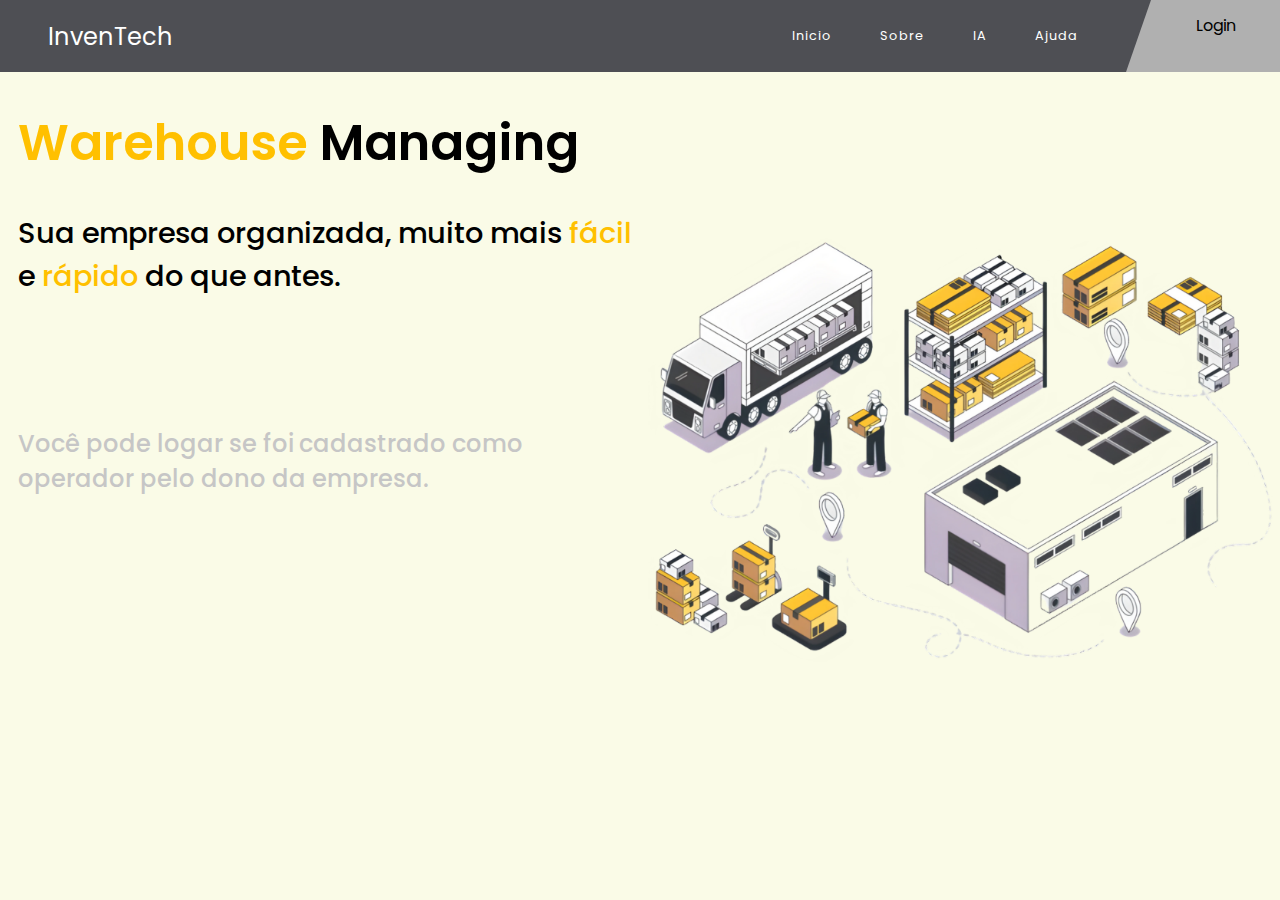
<file: index.html>
<!DOCTYPE html>
<html lang=pt-br>
<head>
	<meta charset='UTF-8'>
	<meta http-equiv="X-UA-Compatible" content="IE=edge">
	<meta name="viewport" content="width=device-width, initial-scale=1.0">
	<title>Início</title>
	<link rel='Stylesheet' href='estilos/styles.css'>
	<link rel="preconnect" href="https://fonts.googleapis.com">
	<link rel="preconnect" href="https://fonts.gstatic.com" crossorigin>
	<link href="https://fonts.googleapis.com/css2?family=Poppins:wght@500;600&display=swap" rel="stylesheet">
</head>		
<body>
	<header>
		<nav>
			<a class="logo" href="#">InvenTech</a>
			<ul class="nav-list">
				<li><a href="index.html">Inicio</a></li>
				<li><a href="sobre.html">Sobre</a></li>
				<li><a href="ia.html">IA</a></li>
				<li><a href="ajuda.html">Ajuda</a></li>
				<div class="login"><a href="login.html">Login</a></div>
			</ul>
		</nav>
	</header>
	<main>
		<div class="texto">
			<h1 class='titulo'><span>Warehouse</span> Managing</h1>
			<h2 class="texto1">Sua empresa organizada, muito mais <span>fácil</span><br>e <span>rápido</span> do que antes.</h2>
			<h3 class="text-log">Você pode logar se foi cadastrado como<br>operador pelo dono da empresa.</h3>
		</div>
		<img src='images/image1.png' alt='Draw'>
	</main>
					
			
</body>
</html>
</file>
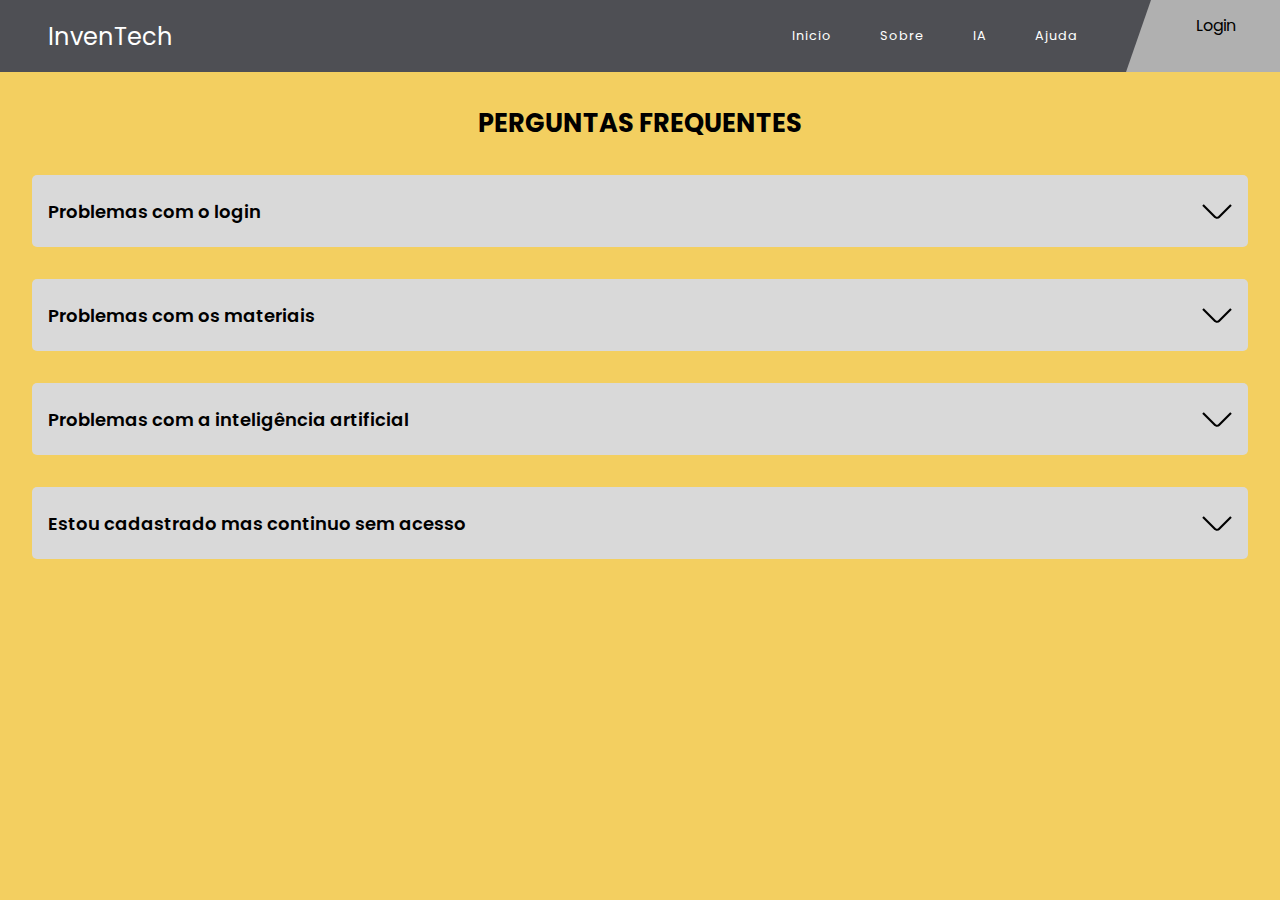
<file: ajuda.html>
<!DOCTYPE html>
<html lang="pt-br">
<head>
	<meta charset="UTF-8">
	<meta http-equiv="X-UA-Compatible" content="IE=edge">
	<meta name="viewport" content="width=device-width, initial-scale=1.0">
	<link rel='Stylesheet' href='estilos/stylesajuda.css'>
	<link rel="preconnect" href="https://fonts.googleapis.com">
	<link rel="preconnect" href="https://fonts.gstatic.com" crossorigin>
	<link href="https://fonts.googleapis.com/css2?family=Poppins:wght@500;600&display=swap" rel="stylesheet">
	<title>Ajuda</title>
	<script src="https://ajax.googleapis.com/ajax/libs/jquery/3.7.1/jquery.min.js"></script>
	<script>
		$(document).ready(function(){
		$(".p-login").hover(function(){
		$(".r-login").toggle(300,"swing");
		});
		});
		$(document).ready(function(){
		$(".p-materiais").hover(function(){
		$(".r-materiais").toggle(300,"swing");
		});
		});
		$(document).ready(function(){
		$(".p-I-A").hover(function(){
		$(".r-I-A").toggle(300,"swing");
		});
		});
		$(document).ready(function(){
		$(".p-acesso").hover(function(){
		$(".r-acesso").toggle(300,"swing");
		});
		});
	</script>
</head>
<body>
	<header>
		<nav>
			<a class="logo" href="#">InvenTech</a>
			<ul class="nav-list">
				<li><a href="index.html">Inicio</a></li>
				<li><a href="sobre.html">Sobre</a></li>
				<li><a href="ia.html">IA</a></li>
				<li><a href="ajuda.html">Ajuda</a></li>
				<div class="login"><a href="login.html">Login</a></div>
			</ul>
		</nav>
	</header>
	<main>
		<h1 class="titulo">PERGUNTAS FREQUENTES</h1>
		<div class="caixas">
			<div class="p-login">
				<button>Problemas com o login <img src="/images/Rectangle 2.png" alt=""> </button>
				<p class="r-login">Para resolver problemas de login, verifique suas credenciais, limpe o cache do navegador e tente reiniciar o dispositivo. Se<br>persistir, considere redefinir sua senha ou entrar em contato com o suporte técnico.</p>
			</div>
			<div class="p-materiais">
				<button>Problemas com os materiais <img src="/images/Rectangle 2.png" alt=""></button>
				<p class="r-materiais">Em caso de problema no cadastro dos materiais, reinicie o site e tente realiza-lo novamente, se o erro persistir procure o suporte técnico. Caso o problema seja com a perca de localização você deverá pedir suporte ao IA, se mesmo assim não resolver entre em contato com a empresa.</p>
			</div>
			<div class="p-I-A">
				<button>Problemas com a inteligência artificial <img src="/images/Rectangle 2.png" alt=""></button>
				<p class="r-I-A">Se houver qualquer defeito com o uso da Inteligencia Artificial, primeiramente reinicie a página, feche e abra o sistema novamente ou refaça o login, se mesmo após realizar esses procedimentos o defeito persistir procure o suporte técnico da IA.</p>
			</div>
			<div class="p-acesso">
				<button>Estou cadastrado mas continuo sem acesso <img src="/images/Rectangle 2.png" alt=""></button>
				<p class="r-acesso">Caso esteja cadastrado e não conseguir acessar sua conta, tente redefinir sua senha ou tente entrar em outro dispositivo. Se o problema persistir, entre em contato com o suporte ao cliente para assistência personalizada.</p>
			</div>
		</div>
	</main>
</body>
</html>
</file>
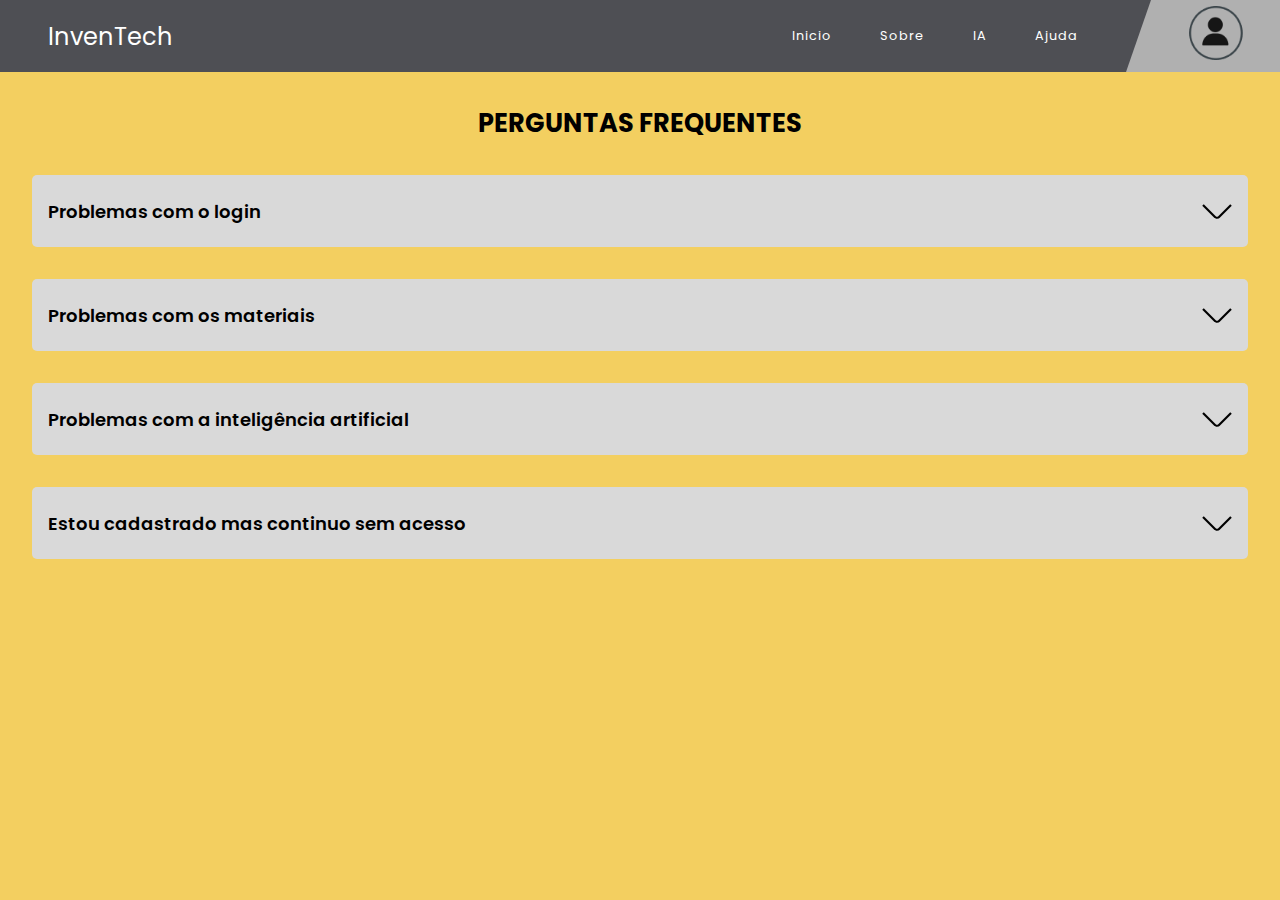
<file: ajudalog.html>
<!DOCTYPE html>
<html lang="pt-br">
<head>
	<meta charset="UTF-8">
	<meta http-equiv="X-UA-Compatible" content="IE=edge">
	<meta name="viewport" content="width=device-width, initial-scale=1.0">
	<link rel='Stylesheet' href='estilos/stylesajuda.css'>
	<link rel="preconnect" href="https://fonts.googleapis.com">
	<link rel="preconnect" href="https://fonts.gstatic.com" crossorigin>
	<link href="https://fonts.googleapis.com/css2?family=Poppins:wght@500;600&display=swap" rel="stylesheet">
	<title>Ajuda</title>
	<script src="https://ajax.googleapis.com/ajax/libs/jquery/3.7.1/jquery.min.js"></script>
	<script>
		$(document).ready(function(){
		$(".p-login").hover(function(){
		$(".r-login").toggle(300,"swing");
		});
		});
		$(document).ready(function(){
		$(".p-materiais").hover(function(){
		$(".r-materiais").toggle(300,"swing");
		});
		});
		$(document).ready(function(){
		$(".p-I-A").hover(function(){
		$(".r-I-A").toggle(300,"swing");
		});
		});
		$(document).ready(function(){
		$(".p-acesso").hover(function(){
		$(".r-acesso").toggle(300,"swing");
		});
		});
	</script>
</head>
<body>
	<header>
		<nav>
			<a class="logo" href="#">InvenTech</a>
			<ul class="nav-list">
				<li><a href="indexlog.html">Inicio</a></li>
				<li><a href="sobrelog.html">Sobre</a></li>
				<li><a href="ialog.html">IA</a></li>
				<li><a href="ajudalog.html">Ajuda</a></li>
				<div class="user"><img src="./images/user.png" alt=""></div>
			</ul>
		</nav>
	</header>
	<main>
		<h1 class="titulo">PERGUNTAS FREQUENTES</h1>
		<div class="caixas">
			<div class="p-login">
				<button>Problemas com o login <img src="/images/Rectangle 2.png" alt=""> </button>
				<p class="r-login">Para resolver problemas de login, verifique suas credenciais, limpe o cache do navegador e tente reiniciar o dispositivo. Se<br>persistir, considere redefinir sua senha ou entrar em contato com o suporte técnico.</p>
			</div>
			<div class="p-materiais">
				<button>Problemas com os materiais <img src="/images/Rectangle 2.png" alt=""></button>
				<p class="r-materiais">Em caso de problema no cadastro dos materiais, reinicie o site e tente realiza-lo novamente, se o erro persistir procure o suporte técnico. Caso o problema seja com a perca de localização você deverá pedir suporte ao IA, se mesmo assim não resolver entre em contato com a empresa.</p>
			</div>
			<div class="p-I-A">
				<button>Problemas com a inteligência artificial <img src="/images/Rectangle 2.png" alt=""></button>
				<p class="r-I-A">Se houver qualquer defeito com o uso da Inteligencia Artificial, primeiramente reinicie a página, feche e abra o sistema novamente ou refaça o login, se mesmo após realizar esses procedimentos o defeito persistir procure o suporte técnico da IA.</p>
			</div>
			<div class="p-acesso">
				<button>Estou cadastrado mas continuo sem acesso <img src="/images/Rectangle 2.png" alt=""></button>
				<p class="r-acesso">Caso esteja cadastrado e não conseguir acessar sua conta, tente redefinir sua senha ou tente entrar em outro dispositivo. Se o problema persistir, entre em contato com o suporte ao cliente para assistência personalizada.</p>
			</div>
		</div>
	</main>
</body>
</html>
</file>
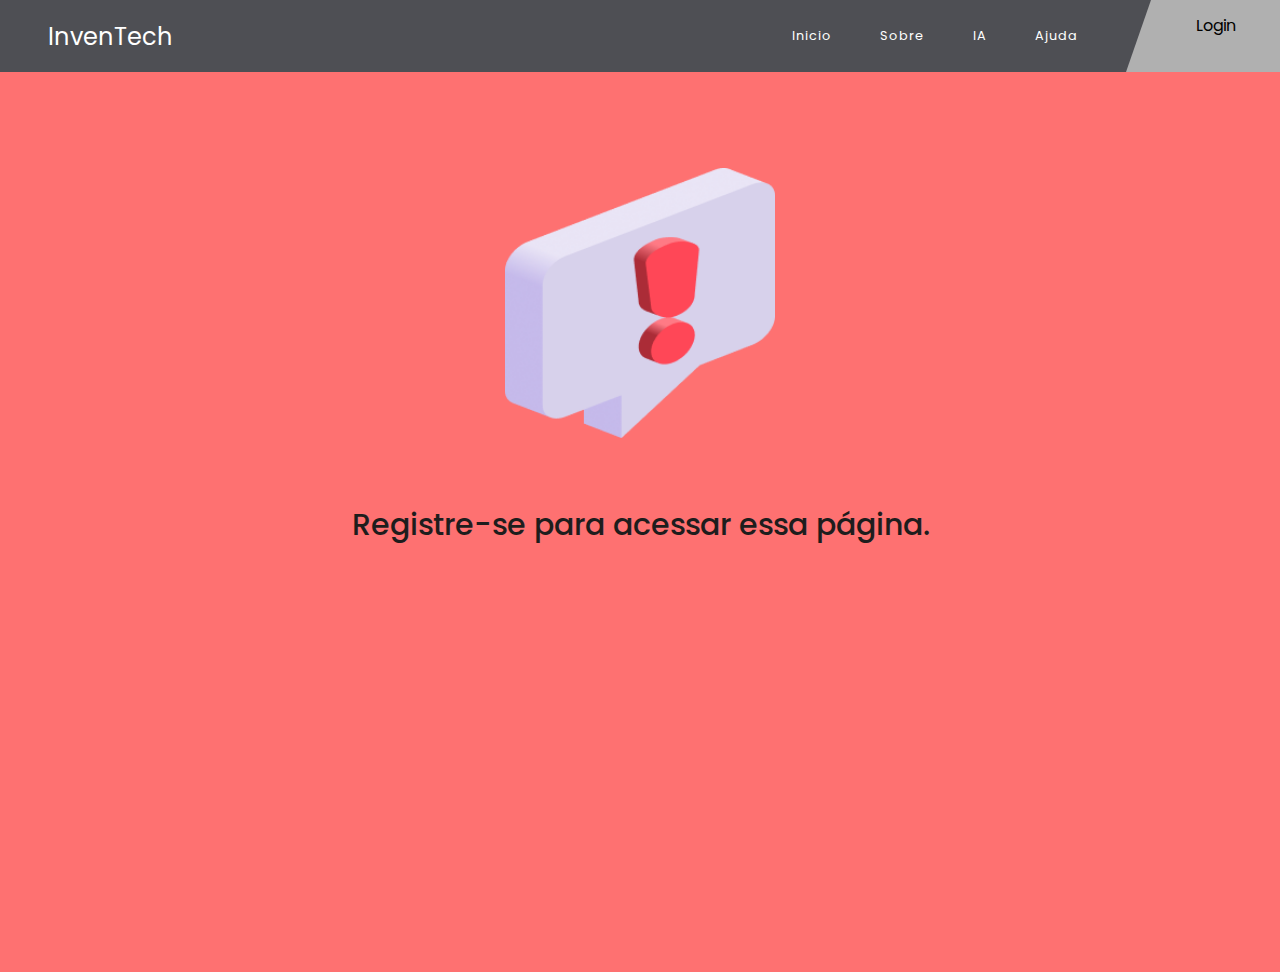
<file: ia.html>
<!DOCTYPE html>
<html lang="pt-br">
<head>
	<meta charset="UTF-8">
	<meta http-equiv="X-UA-Compatible" content="IE=edge">
	<meta name="viewport" content="width=device-width, initial-scale=1.0">
	<title>IA</title>
	<link rel='Stylesheet' href='estilos/stylesia.css'>
	<link rel="preconnect" href="https://fonts.googleapis.com">
	<link rel="preconnect" href="https://fonts.gstatic.com" crossorigin>
	<link href="https://fonts.googleapis.com/css2?family=Poppins:wght@500;600&display=swap" rel="stylesheet">
</head>
<body>
	<header>
        <nav>
            <a class="logo" href="#">InvenTech</a>
            <ul class="nav-list">
                <li><a href="index.html">Inicio</a></li>
                <li><a href="sobre.html">Sobre</a></li>
                <li><a href="ia.html">IA</a></li>
                <li><a href="ajuda.html">Ajuda</a></li>
                <div class="login"><a href="login.html">Login</a></div>
            </ul>
        </nav>
    </header>
	<main>
		<img src='images/image5.png' alt='!'>
		<h1>Registre-se para acessar essa página.</h1>
	</main>
</body>
</html>
</file>
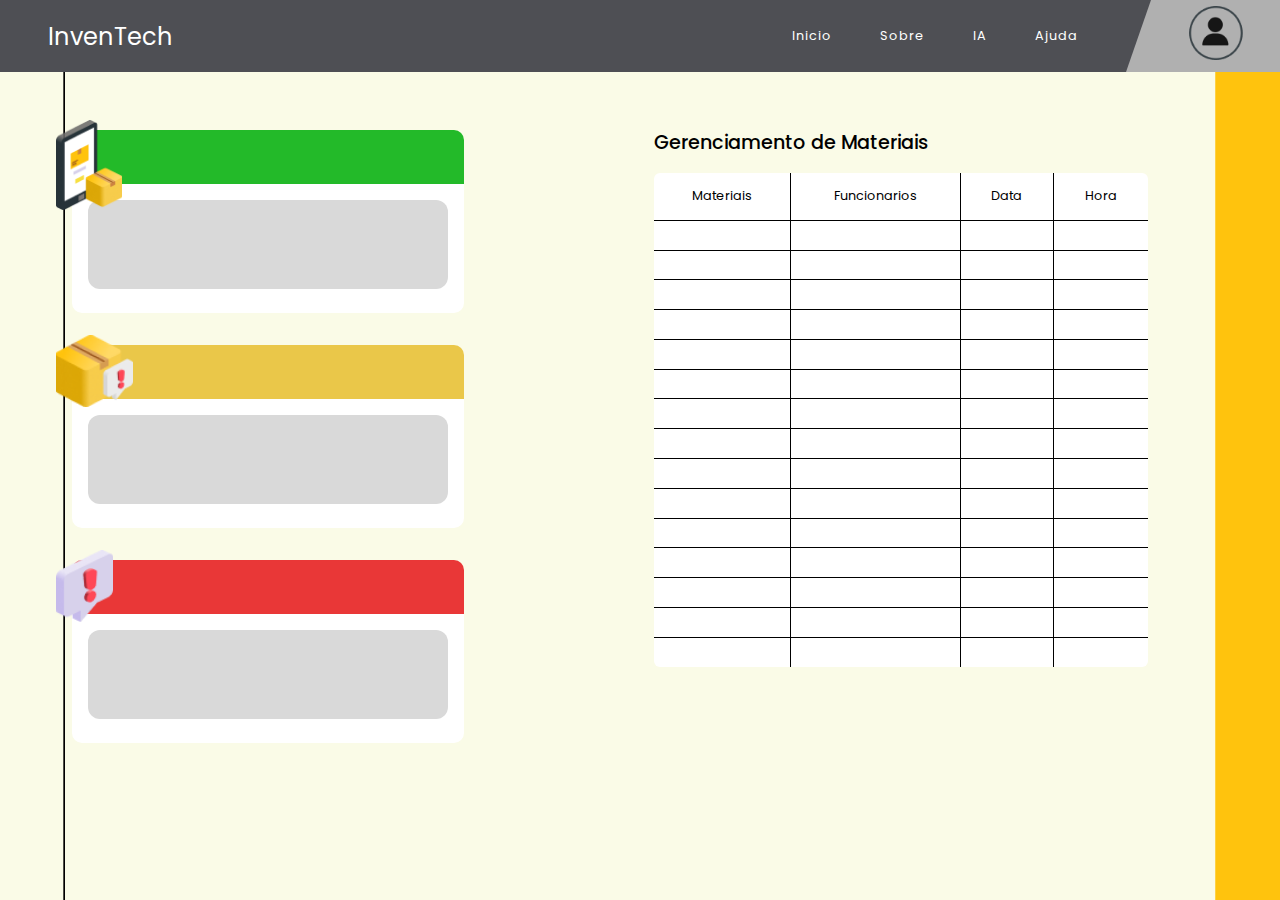
<file: ialog.html>
<!DOCTYPE html>
<html lang="pt-br">
<head>
    <meta charset="UTF-8">
    <meta http-equiv="X-UA-Compatible" content="IE=edge">
    <meta name="viewport" content="width=device-width, initial-scale=1.0">
    <link rel="stylesheet" href="estilos/stylesialog.css">
    <link rel="preconnect" href="https://fonts.googleapis.com">
	<link rel="preconnect" href="https://fonts.gstatic.com" crossorigin>
    <link href="https://fonts.googleapis.com/css2?family=Poppins:wght@500;600&display=swap" rel="stylesheet">
    <title>InvenTech</title>
</head>
<body>
    <header>
        <nav>
            <a class="logo" href="#">InvenTech</a>
            <ul class="nav-list">
                <li><a href="indexlog.html">Inicio</a></li>
                <li><a href="sobrelog.html">Sobre</a></li>
                <li><a href="ialog.html">IA</a></li>
                <li><a href="ajudalog.html">Ajuda</a></li>
                <div class="user"><img src="./images/user.png" alt=""></div>
            </ul>
        </nav>
    </header>
    <main>
        <div class="caixas">
            <div class="pedidos">
                <img src="./images/pedido.png" alt="">
                <div class="interior"></div>
            </div>
            <div class="entregas">
                <img src="./images/entrega.png" alt="">
                <div class="interior"></div>
            </div>
            <div class="avisos">
                <img src="./images/aviso.png" alt="">
                <div class="interior"></div>
            </div>
        </div>
        
        <div class="geren-Materiais">
            <h3>Gerenciamento de Materiais</h3>
            <table>
                <thead>
                    <tr>
                        <th>Materiais</th>
                        <th>Funcionarios</th>
                        <th>Data</th>
                        <th>Hora</th>
                    </tr>
                    <tr>
                        <td></td>
                        <td></td>
                        <td></td>
                        <td></td>
                    </tr>
                    <tr>
                        <td></td>
                        <td></td>
                        <td></td>
                        <td></td>
                    </tr>
                    <tr>
                        <td></td>
                        <td></td>
                        <td></td>
                        <td></td>
                    </tr>
                    <tr>
                        <td></td>
                        <td></td>
                        <td></td>
                        <td></td>
                    </tr>
                    <tr>
                        <td></td>
                        <td></td>
                        <td></td>
                        <td></td>
                    </tr>
                    <tr>
                        <td></td>
                        <td></td>
                        <td></td>
                        <td></td>
                    </tr>
                    <tr>
                        <td></td>
                        <td></td>
                        <td></td>
                        <td></td>
                    </tr>
                    <tr>
                        <td></td>
                        <td></td>
                        <td></td>
                        <td></td>
                    </tr>
                    <tr>
                        <td></td>
                        <td></td>
                        <td></td>
                        <td></td>
                    </tr>
                    <tr>
                        <td></td>
                        <td></td>
                        <td></td>
                        <td></td>
                    </tr>
                    <tr>
                        <td></td>
                        <td></td>
                        <td></td>
                        <td></td>
                    </tr>
                    <tr>
                        <td></td>
                        <td></td>
                        <td></td>
                        <td></td>
                    </tr>
                    <tr>
                        <td></td>
                        <td></td>
                        <td></td>
                        <td></td>
                    </tr>
                    <tr>
                        <td></td>
                        <td></td>
                        <td></td>
                        <td></td>
                    </tr>
                    <tr>
                        <td></td>
                        <td></td>
                        <td></td>
                        <td></td>
                    </tr>
                </thead>
                <tbody>
                </tbody>
            </table>
        </div>
    </main>
</body>
</html>
</file>
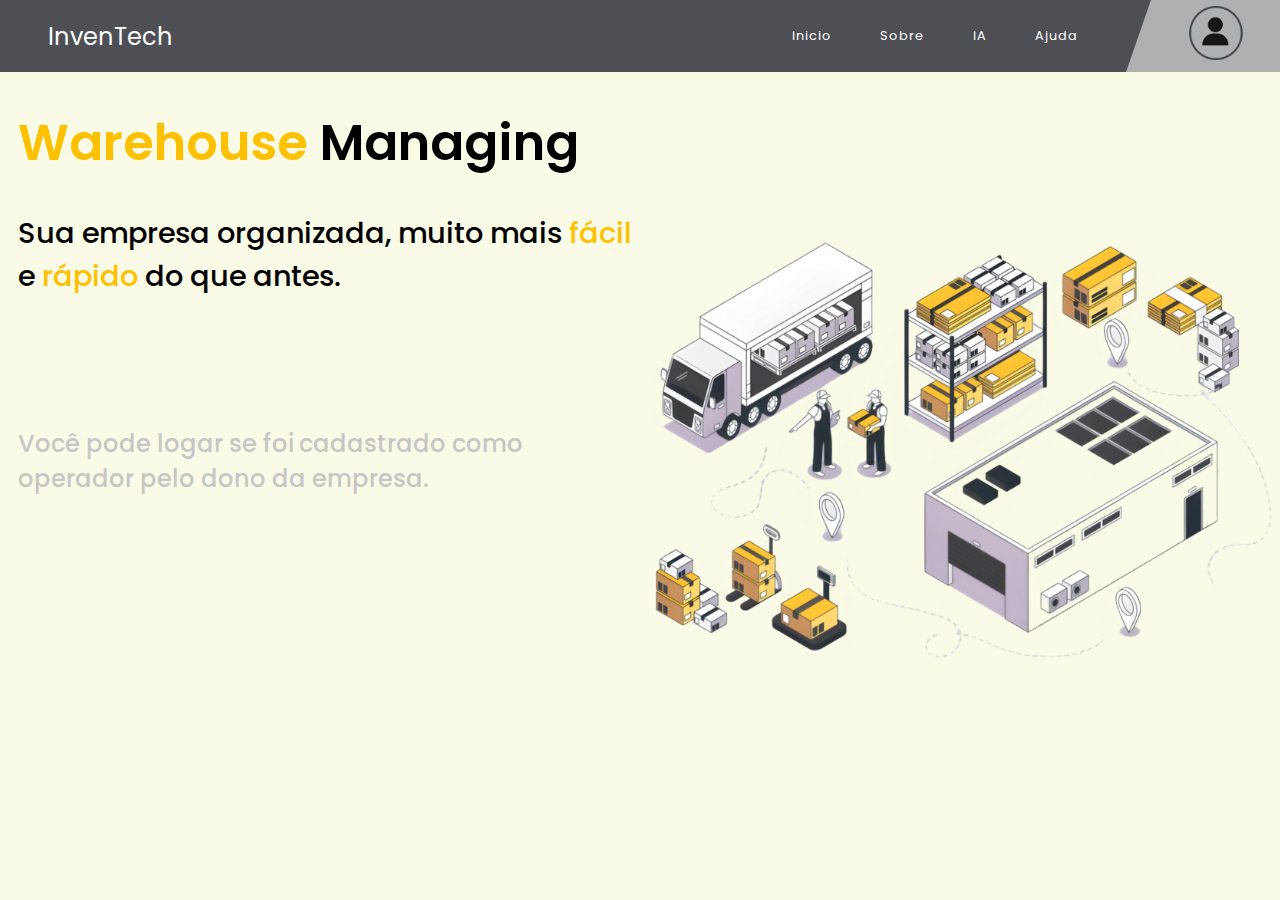
<file: indexlog.html>
<!DOCTYPE html>
<html lang=pt-br>
<head>
	<meta charset='UTF-8'>
	<meta http-equiv="X-UA-Compatible" content="IE=edge">
	<meta name="viewport" content="width=device-width, initial-scale=1.0">
	<title>Início</title>
	<link rel='Stylesheet' href='estilos/styles.css'>
	<link rel="preconnect" href="https://fonts.googleapis.com">
	<link rel="preconnect" href="https://fonts.gstatic.com" crossorigin>
	<link href="https://fonts.googleapis.com/css2?family=Poppins:wght@500;600&display=swap" rel="stylesheet">
</head>		
<body>
	<header>
		<nav>
			<a class="logo" href="#">InvenTech</a>
			<ul class="nav-list">
				<li><a href="indexlog.html">Inicio</a></li>
				<li><a href="sobrelog.html">Sobre</a></li>
				<li><a href="ialog.html">IA</a></li>
				<li><a href="ajudalog.html">Ajuda</a></li>
				<div class="user"><img src="./images/user.png" alt=""></div>
			</ul>
		</nav>
	</header>
	<main>
		<div class="texto">
			<h1 class='titulo'><span>Warehouse</span> Managing</h1>
			<h2 class="texto1">Sua empresa organizada, muito mais <span>fácil</span><br>e <span>rápido</span> do que antes.</h2>
			<h3 class="text-log">Você pode logar se foi cadastrado como<br>operador pelo dono da empresa.</h3>
		</div>
		<img src='images/image1.png' alt='Draw'>
	</main>
					
			
</body>
</html>
</file>
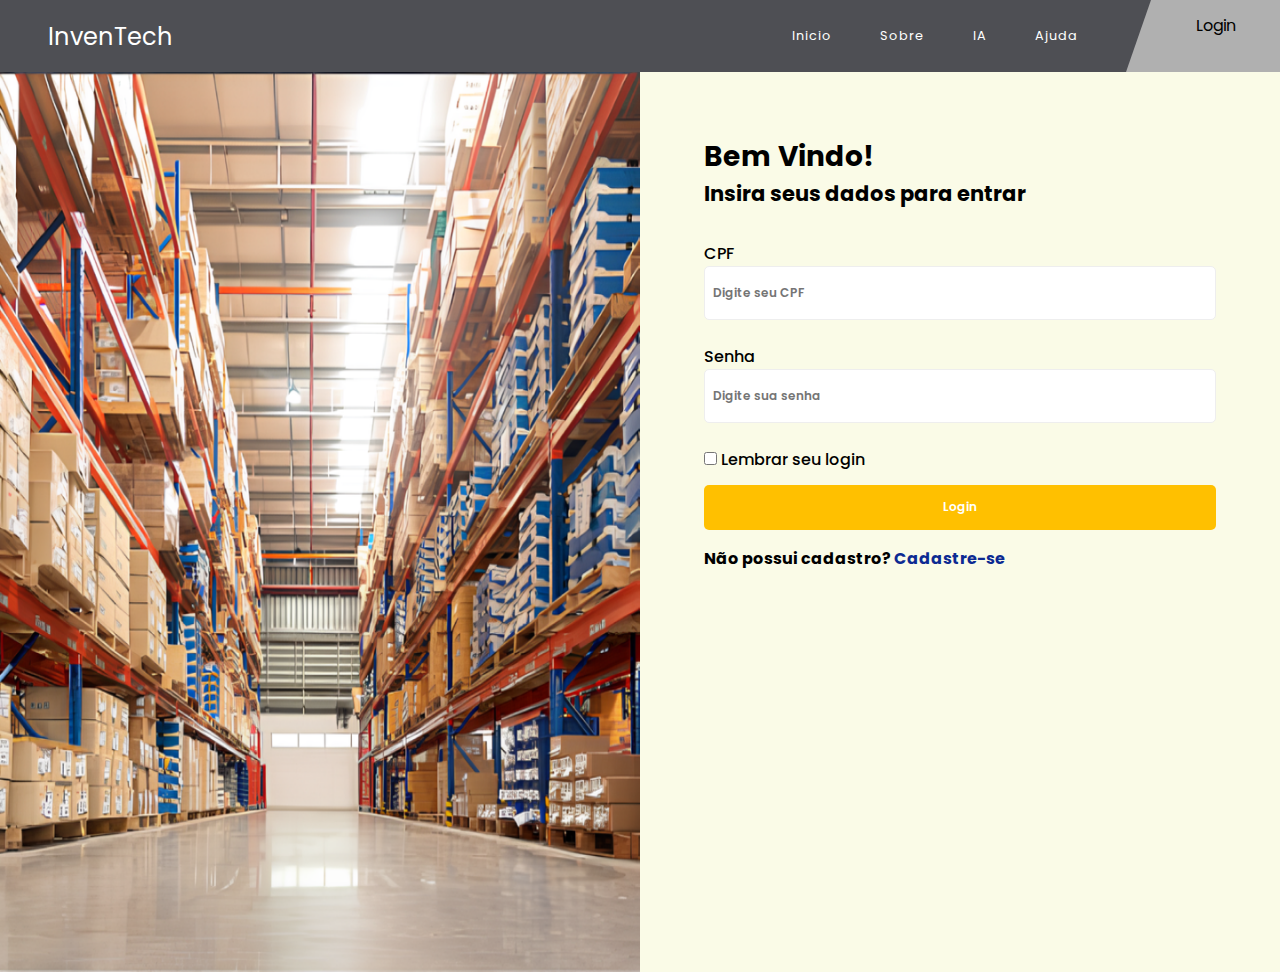
<file: login.html>
<!DOCTYPE html>
<html lang="pt-br">
<head>
	<meta charset="UTF-8">
	<meta http-equiv="X-UA-Compatible" content="IE=edge">
	<meta name="viewport" content="width=device-width, initial-scale=1.0">
	<title>Login</title>
	<link rel='Stylesheet' href='estilos/styleslogin.css'>
	<link rel="preconnect" href="https://fonts.googleapis.com">
	<link rel="preconnect" href="https://fonts.gstatic.com" crossorigin>
	<link href="https://fonts.googleapis.com/css2?family=Poppins:wght@500;600&display=swap" rel="stylesheet">
</head>
<body>
	<header>
        <nav>
            <a class="logo" href="#">InvenTech</a>
            <ul class="nav-list">
                <li><a href="index.html">Inicio</a></li>
                <li><a href="sobre.html">Sobre</a></li>
                <li><a href="ia.html">IA</a></li>
                <li><a href="ajudalog.html">Ajuda</a></li>
                <div class="login"><a href="login.html">Login</a></div>
            </ul>
        </nav>
    </header>
	<main>
		<img src='images/image2.png' alt='Whouse'>

		<div class="container">
			<div class="texto">
				<h1>Bem Vindo!</h1>
				<h2>Insira seus dados para entrar</h1>
			</div>
			
			<form>
				<div class='cpf'>
					<label for='cpf'>CPF</label><br>
					<input type='text' id='cpf' name='CPF' placeholder='Digite seu CPF' required><br>
				</div>
				<div class='senha'>							
					<label for='senha'>Senha</label><br>
					<input type='password' id='senha' name='senha' placeholder='Digite sua senha' required><br>
				</div>	
				<div class='lembrar'>	
					<input type='checkbox' id='lembrar' name='lembrar'>
					<label for='lembrar'>Lembrar seu login</label>
				</div>
			</form>
	
			<button><a href="indexlog.html">Login</a></button><br>
			<h2 class="cadastro">Não possui cadastro?<a href="registro.html"> Cadastre-se</a></h2>
		</div>

	</main>
</body>
</html>
</file>
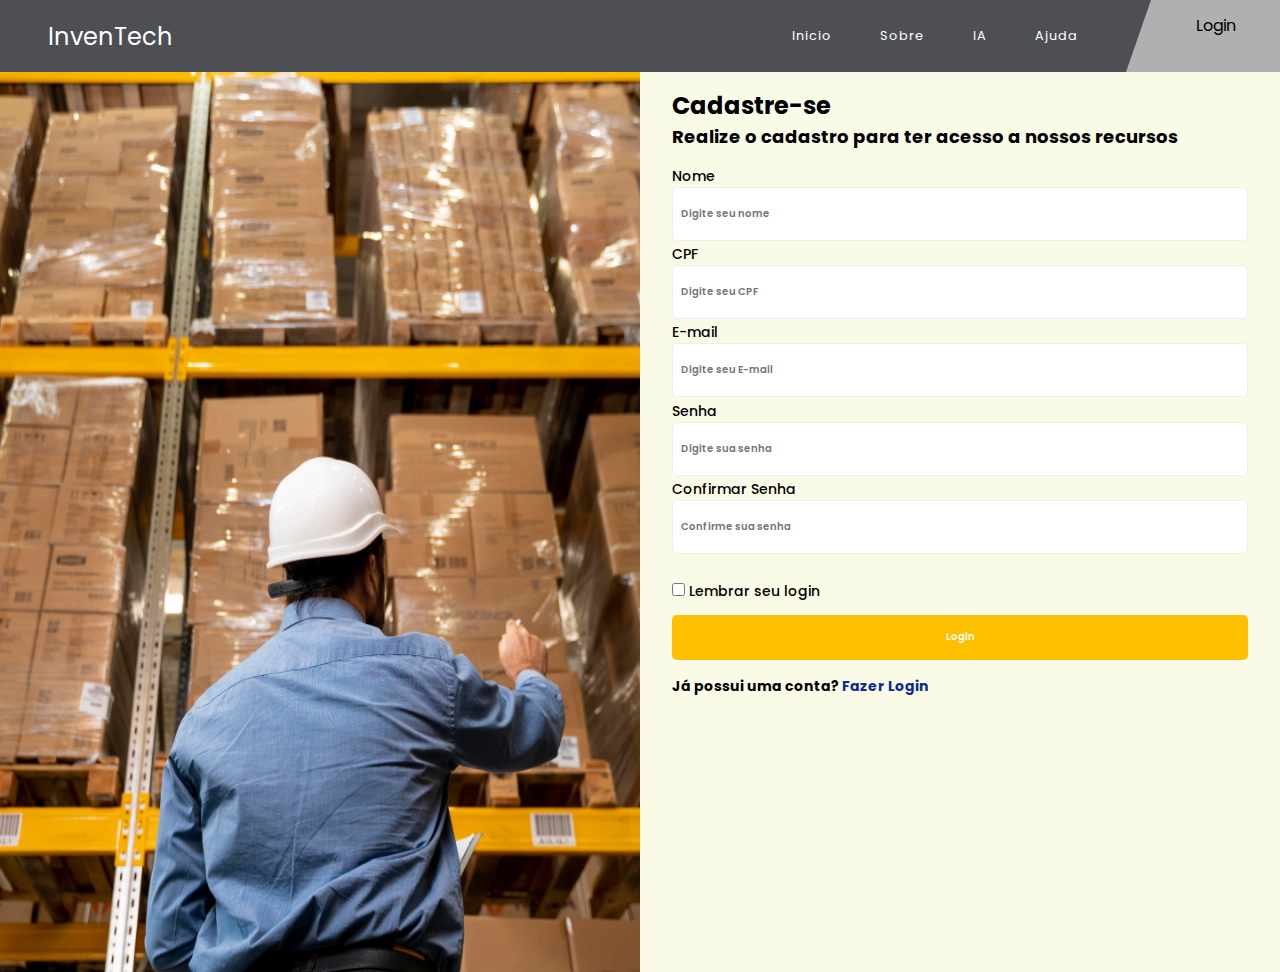
<file: registro.html>
<!DOCTYPE html>
<html lang="pt-br">
<head>
	<meta charset="UTF-8">
	<meta http-equiv="X-UA-Compatible" content="IE=edge">
	<meta name="viewport" content="width=device-width, initial-scale=1.0">
	<title>Cadastro</title>
	<link rel='Stylesheet' href='estilos/stylesregistro.css'>
	<link rel="preconnect" href="https://fonts.googleapis.com">
	<link rel="preconnect" href="https://fonts.gstatic.com" crossorigin>
	<link href="https://fonts.googleapis.com/css2?family=Poppins:wght@500;600&display=swap" rel="stylesheet">
</head>
<body>
	<header>
        <nav>
            <a class="logo" href="#">InvenTech</a>
            <ul class="nav-list">
                <li><a href="index.html">Inicio</a></li>
                <li><a href="sobre.html">Sobre</a></li>
                <li><a href="ia.html">IA</a></li>
                <li><a href="ajudalog.html">Ajuda</a></li>
                <div class="login"><a href="login.html">Login</a></div>
            </ul>
        </nav>
    </header>
	<main>
		<img src='images/image6.png' alt='men'>

		<div class="container">
			<div class="texto">
				<h1>Cadastre-se</h1>
				<h2>Realize o cadastro para ter acesso a nossos recursos</h1>
			</div>
			
			<form>
				<div class='dados'>
					<label for='nome'>Nome</label><br>
					<input type='text' id='nome' name='nome' placeholder='Digite seu nome' required><br>

					<label for='cpf'>CPF</label><br>
					<input type='text' id='cpf' name='CPF' placeholder='Digite seu CPF' required><br>

					<label for='e-mail'>E-mail</label><br>
					<input type='text' id='e-mail' name='e-mail' placeholder='Digite seu E-mail' required><br>
				</div>
				<div class='senha'>							
					<label for='senha'>Senha</label><br>
					<input type='password' id='senha' name='senha' placeholder='Digite sua senha' required><br>

					<label for='confir-senha'>Confirmar Senha</label><br>
					<input type='password' id='confir-senha' name='senha' placeholder='Confirme sua senha' required><br>
				</div>	
				<div class='lembrar'>	
					<input type='checkbox' id='lembrar' name='lembrar'>
					<label for='lembrar'>Lembrar seu login</label>
				</div>
			</form>
	
			<button><a href="indexlog.html">Login</a></button><br>
			<h2 class="conta">Já possui uma conta?<a href="login.html"> Fazer Login</a></h2>
		</div>

	</main>
</body>
</html>
</file>
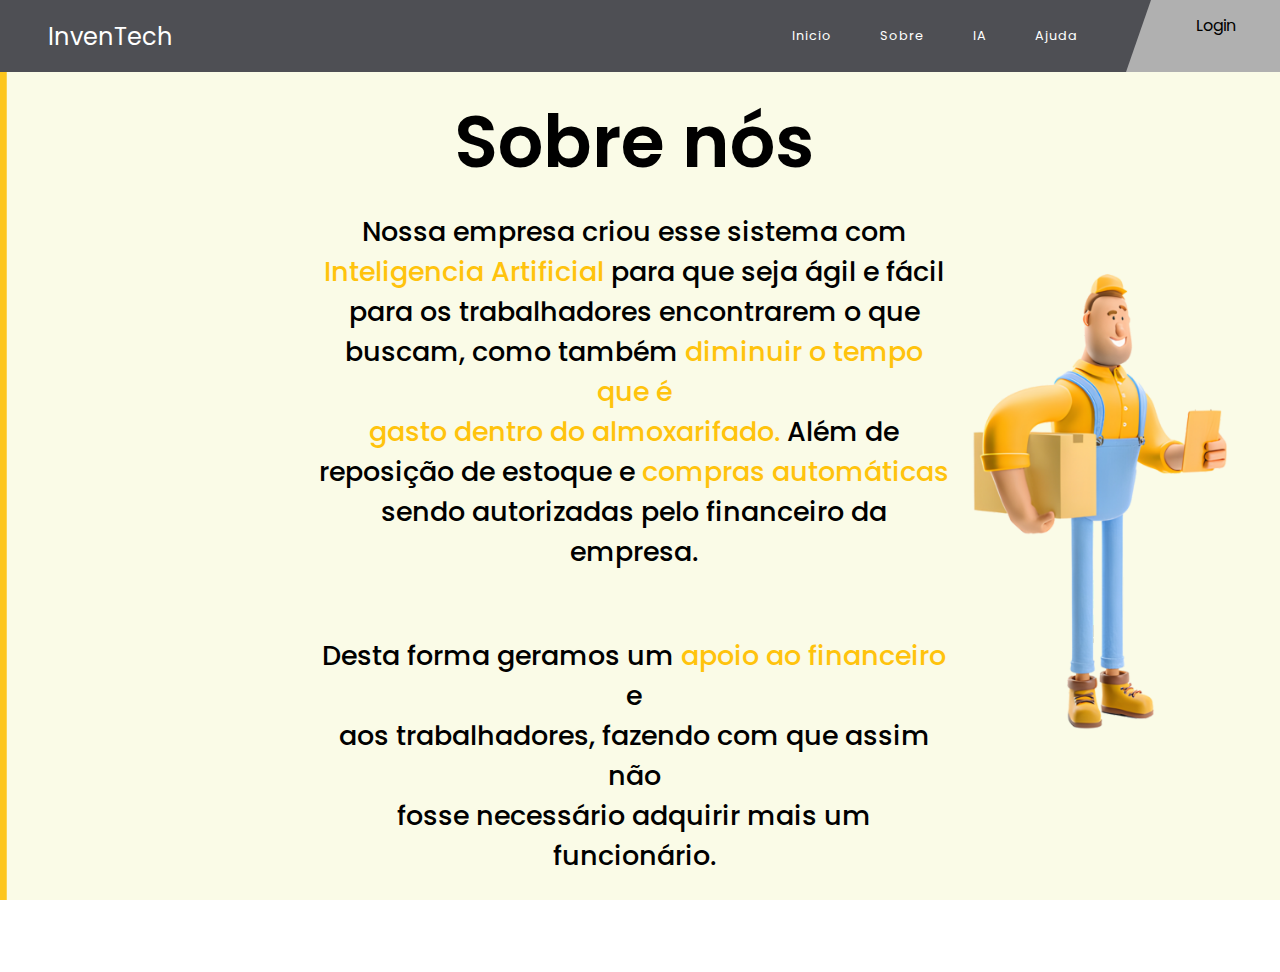
<file: sobre.html>
<!DOCTYPE html>
<html lang="pt-br">
<head>
	<meta charset="UTF-8">
	<meta http-equiv="X-UA-Compatible" content="IE=edge">
	<meta name="viewport" content="width=device-width, initial-scale=1.0">
	<link rel='Stylesheet' href='estilos/stylessobre.css'>
	<link rel="preconnect" href="https://fonts.googleapis.com">
	<link rel="preconnect" href="https://fonts.gstatic.com" crossorigin>
	<link href="https://fonts.googleapis.com/css2?family=Poppins:wght@500;600&display=swap" rel="stylesheet">
	<title>Sobre nós</title>
</head>
<body>
	<header>
        <nav>
            <a class="logo" href="#">InvenTech</a>
            <ul class="nav-list">
                <li><a href="index.html">Inicio</a></li>
                <li><a href="sobre.html">Sobre</a></li>
                <li><a href="ia.html">IA</a></li>
                <li><a href="ajuda.html">Ajuda</a></li>
                <div class="login"><a href="login.html">Login</a></div>
            </ul>
        </nav>
    </header>
	<main>
		<div class="texto">
			<h1 class='titulo'>Sobre nós</h1>
			<p>Nossa empresa criou esse sistema com<br>
			<span>Inteligencia Artificial</span> para que seja ágil e fácil<br>
			para os trabalhadores encontrarem o que<br>
			buscam, como também <span>diminuir o tempo que é<br>
			gasto dentro do almoxarifado.</span>  Além de<br>
			reposição de estoque e <span>compras automáticas</span><br>
			sendo autorizadas pelo financeiro da empresa.</p>
			<p>Desta forma geramos um <span>apoio ao financeiro</span> e<br>
			aos trabalhadores, fazendo com que assim não<br>
			fosse necessário adquirir mais um funcionário.</p>
		</div>
		<img class='imagem' src='images/image3.png' alt='manwithbox'>
	</main>
</body>
</html>
</file>
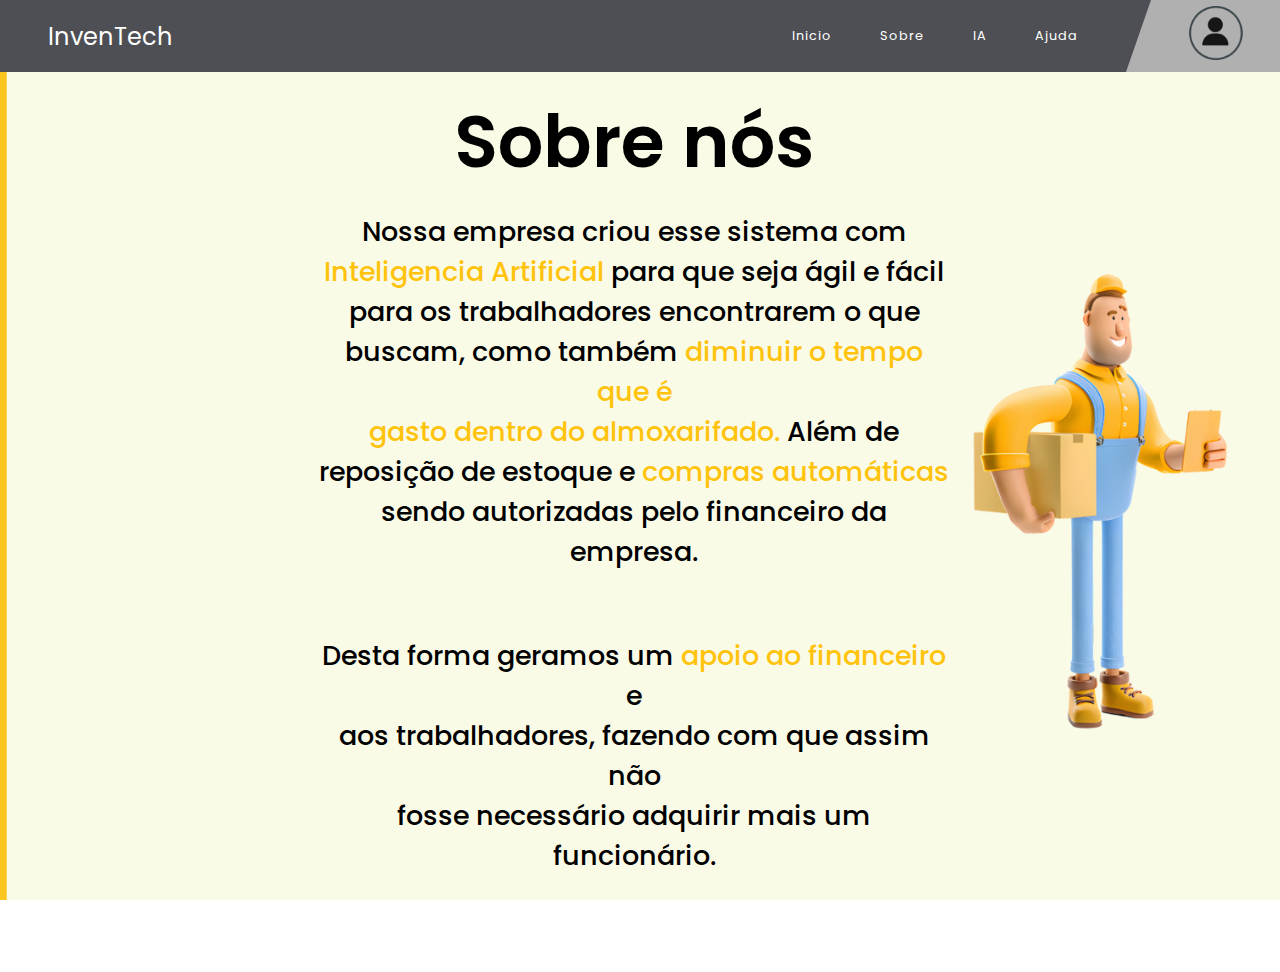
<file: sobrelog.html>
<!DOCTYPE html>
<html lang="pt-br">
<head>
	<meta charset="UTF-8">
	<meta http-equiv="X-UA-Compatible" content="IE=edge">
	<meta name="viewport" content="width=device-width, initial-scale=1.0">
	<link rel='Stylesheet' href='estilos/stylessobre.css'>
	<link rel="preconnect" href="https://fonts.googleapis.com">
	<link rel="preconnect" href="https://fonts.gstatic.com" crossorigin>
	<link href="https://fonts.googleapis.com/css2?family=Poppins:wght@500;600&display=swap" rel="stylesheet">
	<title>Sobre nós</title>
</head>
<body>
	<header>
        <nav>
            <a class="logo" href="#">InvenTech</a>
            <ul class="nav-list">
                <li><a href="indexlog.html">Inicio</a></li>
                <li><a href="sobrelog.html">Sobre</a></li>
                <li><a href="ialog.html">IA</a></li>
                <li><a href="ajudalog.html">Ajuda</a></li>
                <div class="user"><img src="./images/user.png" alt=""></div>
            </ul>
        </nav>
    </header>
	<main>
		<div class="texto">
			<h1 class='titulo'>Sobre nós</h1>
			<p>Nossa empresa criou esse sistema com<br>
			<span>Inteligencia Artificial</span> para que seja ágil e fácil<br>
			para os trabalhadores encontrarem o que<br>
			buscam, como também <span>diminuir o tempo que é<br>
			gasto dentro do almoxarifado.</span>  Além de<br>
			reposição de estoque e <span>compras automáticas</span><br>
			sendo autorizadas pelo financeiro da empresa.</p>
			<p>Desta forma geramos um <span>apoio ao financeiro</span> e<br>
			aos trabalhadores, fazendo com que assim não<br>
			fosse necessário adquirir mais um funcionário.</p>
		</div>
		<img class='imagem' src='images/image3.png' alt='manwithbox'>
	</main>
</body>
</html>
</file>
<file: estilos/styles.css>
*{
    margin: 0;
    padding: 0;
    outline: 0;
    border: 0;
    text-decoration: none;
    box-sizing: border-box;
}

body{
    width: 100vw;
    height: 100vh;
	background-color: #fafbe7;
    font-family: 'Poppins', sans-serif;
    font-size: 0.8rem;
    user-select: none;
    overflow: hidden;
    color: #000000;
}

nav{
    display: flex;
    justify-content: space-between;
    align-items: center;
    font-family: 'Poppins', sans-serif;
    background: #4E4F54;
    padding: 1rem 0rem;
	width: 100%;
    height: 8vh;
}
a{
    color: #ffffff;
}
.logo{
    font-size: 1.5rem;
    margin-left: 3rem;
}
.nav-list{
    list-style: none;
    display: flex;
    align-items: center;
}
.nav-list li{
    letter-spacing: 1px;
    margin-left: 2rem;
}
.login, .user{
    display: flex;
    justify-content: center;
    width: 12vw;
    height: 8vh;
    border-bottom: 8vh solid #B0B0B0;
    border-left: 2vw solid transparent;
    margin-left: 3rem;
}
.login a{
	color: #000000;
	font-size: 1rem;
    margin-top: .8rem;
    height: 6vh;
}
.user img{
    margin-top: .4rem;
    height: 6vh;
}


main {
	display: grid;
	grid-template-columns: repeat(auto-fit, minmax(300px, 1fr));
    gap: 1rem; 
	padding: .1rem;
}
.texto{
	grid-column: 1;
}
.titulo {
	font-family: "Poppins", sans-serif;
    font-weight: 600;
	font-size: 3.1rem;
	margin: 2rem 0rem 1rem 1rem;
}
.texto1 {
    grid-column: 1;
	font-family: 'Poppins', sans-serif;
	font-weight: 500;
	font-size: 1.8rem;
	margin: 2rem 0rem 8rem 1rem;
}
.text-log {
	font-family: 'Poppins', sans-serif;
	font-weight: 500;
	font-size: 1.5rem;
	color: #c6c6c6;
	margin: 2rem 0rem 1rem 1rem;
}
img {
	grid-column: 2;
    max-width: 100%;
    height: auto;
	margin-top: 10rem;
}
span{
	color: #ffc000;
}

.log-img{
	height: 30vh;
	margin: 6rem 1rem 4rem 1rem;
}
.log-txt {
	font-family: 'Poppins', sans-serif;
	font-weight: 500;
	font-size: 30px;
	color: #1E1D1D;
}
@media screen and (min-width: 1200px) {
    .nav-list li {
        margin-left: 3rem;
    }
}

@media screen and (max-width: 768px) {

	main{
		display: flex;
		flex-direction: column;
		justify-content: center;
		align-items: center;
        grid-template-columns: repeat(auto-fit, minmax(250px, 1fr));
	}

    .texto1{
        margin: 2rem 0 0 1rem;
    }

    .text-log {
        font-size: 1.3rem;
    }

    img {
        margin-top: 1rem;
    }

	nav {
        flex-direction: column;
        height: auto;
    }
    .logo {
        margin-left: 0;
        margin-bottom: 1rem;
        text-align: center;
    }
    .nav-list {
        justify-content: center;
    }
    .nav-list li {
        margin: 0 1rem;
    }
	.login,
    .user {
        display: none;
    }
}

@media screen and (max-width: 480px) {

	main{
		display: flex;
		flex-direction: column;
		justify-content: center;
		align-items: center;
	}

    .titulo {
        font-size: 2rem;
    }

    .texto1{
        font-size: 1rem;
        margin: 2rem 0 0 1rem;
    }

    .text-log {
        font-size: 1rem;
    }

    img {
        margin-top: 1rem;
    }

	nav {
		padding: .5rem;
        flex-direction: column;
        height: auto;
    }
    .logo {
		font-size: 1rem;
        margin-left: 0;
        margin-bottom: .5rem;
        text-align: center;
    }
    .nav-list {
        justify-content: center;
    }
    .nav-list li {
        margin: 0 1rem;
    }
	.login,
    .user {
        display: none;
    }
}
</file>
<file: estilos/stylesajuda.css>
*{
    margin: 0;
    padding: 0;
    outline: 0;
    border: 0;
    text-decoration: none;
    box-sizing: border-box;
}

body{
    width: 100vw;
    height: 100vh;
	background-color: #F3CF60;
    font-family: 'Poppins', sans-serif;
    font-size: 0.8rem;
    user-select: none;
    overflow: hidden;
    color: #000000;
}

nav{
    display: flex;
    justify-content: space-between;
    align-items: center;
    font-family: 'Poppins', sans-serif;
    background: #4E4F54;
    padding: 1rem 0rem;
	width: 100%;
    height: 8vh;
}
a{
    color: #ffffff;
}
.logo{
    font-size: 1.5rem;
    margin-left: 3rem;
}
.nav-list{
    list-style: none;
    display: flex;
    align-items: center;
}
.nav-list li{
    letter-spacing: 1px;
    margin-left: 2rem;
}
.login, .user{
    display: flex;
    justify-content: center;
    width: 12vw;
    height: 8vh;
    border-bottom: 8vh solid #B0B0B0;
    border-left: 2vw solid transparent;
    margin-left: 3rem;
}
.login a{
	color: #000000;
	font-size: 1rem;
    margin-top: .8rem;
    height: 6vh;
}
.user img{
    margin-top: .4rem;
    height: 6vh;
}






main {
	display: flex;
	flex-direction: column;
	justify-content: center;
	align-items: center;
}

.titulo{
	margin-top: 2rem;
}

.caixas{
	width: 100%;
}

.caixas button{
	display: flex;
	justify-content: space-between;
	align-items: center;
	width: 95vw;
	height: 8vh;
	padding: 0rem 1rem;
	margin: 2rem 1rem 1rem 2rem;
	background-color: #d9d9d9;
	font-family: "Poppins", sans-serif;
    font-weight: 600;
	font-size: 18px;
	border-radius: 5px;
}

.caixas p{
	display: none;
	width: 95vw;
	padding: 0rem 1rem;
	margin: 0rem 1rem 1rem 2rem;
	font-family: "Poppins", sans-serif;
    font-weight: 600;
	font-size: 16px;
	border-radius: 5px;
	background-color: #f1f1f1;

}
@media screen and (min-width: 1200px) {

    .nav-list li {
        margin-left: 3rem;
    }
}
@media only screen and (max-width: 768px) {
    nav {
        flex-direction: column;
        height: auto;
    }
    .logo {
        margin-left: 0;
        margin-bottom: 1rem;
        text-align: center;
    }
    .nav-list {
        justify-content: center;
    }
    .nav-list li {
        margin: 0 1rem;
    }
	.login,
    .user {
        display: none;
    }

    main {
        padding: 1rem;
    }
    .titulo {
        margin-top: 1rem;
        font-size: 2rem;
    }
    .caixas button, .caixas p {
        width: 90vw;
        margin: 1rem;
        font-size: 12px;
    }
}


@media only screen and (max-width: 480px) {
    nav {
		padding: .5rem;
        flex-direction: column;
        height: auto;
    }
    .logo {
		font-size: 1rem;
        margin-left: 0;
        margin-bottom: .5rem;
        text-align: center;
    }
    .nav-list {
        justify-content: center;
    }
    .nav-list li {
        margin: 0 1rem;
    }
	.login,
    .user {
        display: none;
    }


    main {
        padding: 0rem;
    }
    .titulo {
        margin-top: 1rem;
        font-size: 1.2rem;
    }
    .caixas button{
        width: 90vw;
		height: 5vh;
        margin: 1rem;
        font-size: 10px;
    }
	.caixas p {
        width: 90vw;
		height: auto;
        padding: .3rem;
        font-size: 8px;
    }
}
</file>
<file: estilos/stylesia.css>
*{
    margin: 0;
    padding: 0;
    outline: 0;
    border: 0;
    text-decoration: none;
    box-sizing: border-box;
}

body{
    width: 100vw;
    height: 100vh;
	background-color: #fe7171;
    font-family: 'Poppins', sans-serif;
    font-size: 0.8rem;
    user-select: none;
    overflow: hidden;
    color: #000000;
}

nav{
    display: flex;
    justify-content: space-between;
    align-items: center;
    font-family: 'Poppins', sans-serif;
    background: #4E4F54;
    padding: 1rem 0rem;
	width: 100%;
    height: 8vh;
}
a{
    color: #ffffff;
}
.logo{
    font-size: 1.5rem;
    margin-left: 3rem;
}
.nav-list{
    list-style: none;
    display: flex;
    align-items: center;
}
.nav-list li{
    letter-spacing: 1px;
    margin-left: 2rem;
}
.login{
    display: flex;
    justify-content: center;
    width: 12vw;
    height: 8vh;
    border-bottom: 8vh solid #B0B0B0;
    border-left: 2vw solid transparent;
    margin-left: 3rem;
}
.login a{
	color: #000000;
	font-size: 1rem;
    margin-top: .8rem;
    height: 6vh;
}

main{
	display: flex;
	flex-direction: column;
	align-items: center;
	width: 100%;
	height: 100%;
}
img{
	height: 30vh;
	margin: 6rem 1rem 4rem 1rem;
}
h1 {
	font-family: 'Poppins', sans-serif;
	font-weight: 500;
	font-size: 30px;
	color: #1E1D1D;
}

@media screen and (min-width: 1200px) {

    .nav-list li {
        margin-left: 3rem;
    }
}
@media only screen and (max-width: 768px) {
    nav {
        flex-direction: column;
        height: auto;
    }
    .logo {
        margin-left: 0;
        margin-bottom: 1rem;
        text-align: center;
    }
    .nav-list {
        justify-content: center;
    }
    .nav-list li {
        margin: 0 1rem;
    }
	.login,
    .user {
        display: none;
    }
    img {
        height: 20vh;
        margin: 4rem 1rem 2rem 1rem;
    }
    h1 {
        font-size: 24px;
    }
}


@media only screen and (max-width: 480px) {
    nav {
		padding: .5rem;
        flex-direction: column;
        height: auto;
    }
    .logo {
		font-size: 1rem;
        margin-left: 0;
        margin-bottom: .5rem;
        text-align: center;
    }
    .nav-list {
        justify-content: center;
    }
    .nav-list li {
        margin: 0 1rem;
    }
	.login,
    .user {
        display: none;
    }
    img {
        height: 16vh;
        margin: 3rem 1rem 1rem 1rem;
    }
    h1 {
        font-size: 18px;
    }
}
</file>
<file: estilos/stylesialog.css>
*{
    margin: 0;
    padding: 0;
    outline: 0;
    border: 0;
    text-decoration: none;
    box-sizing: border-box;
}

body{
    width: 100vw;
    height: 100vh;
	background: url(../images/fundo.png) center/cover fixed no-repeat;
    font-family: 'Poppins', sans-serif;
    font-size: 0.8rem;
    user-select: none;
    overflow: hidden;
    color: #000000;
}

nav{
    display: flex;
    justify-content: space-between;
    align-items: center;
    font-family: 'Poppins', sans-serif;
    background: #4E4F54;
    padding: 1rem 0rem;
	width: 100%;
    height: 8vh;
}
a{
    color: #ffffff;
}
.logo{
    font-size: 1.5rem;
    margin-left: 3rem;
}
.nav-list{
    list-style: none;
    display: flex;
    align-items: center;
}
.nav-list li{
    letter-spacing: 1px;
    margin-left: 2rem;
}
.user{
    display: flex;
    justify-content: center;
    width: 12vw;
    height: 8vh;
    border-bottom: 8vh solid #B0B0B0;
    border-left: 2vw solid transparent;
    margin-left: 3rem;
}
.user img{
    margin-top: .4rem;
    height: 6vh;
}


main{
    display: grid;
    grid-template-columns: repeat(auto-fit, minmax(300px, 1fr));
    gap: 1.8rem;
    padding: .5rem;
}
.caixas{
    display: grid;
    gap: 2rem;
    margin: 3.1rem 4rem 6.3rem 4rem;
}
.pedidos, .entregas, .avisos{
    background: #ffffff no-repeat center 0;
    border-radius: 10px;
    width: 80%;
    padding: 1rem 1rem 0rem 1rem;
    position: relative;
}

.pedidos {
    border-top: 6vh solid #23BA29; 
}

.entregas {
    border-top: 6vh solid #EAC749; 
}

.avisos {
    border-top: 6vh solid #E93737;
}
.entregas img,
.avisos img,
.pedidos img {
    position: absolute;
    left: -1rem;
    top: -4rem;

}
.entregas img{
    height: 8vh;
}
.avisos img{
    height: 8vh;
}
.pedidos img{
    height: 10vh;
}
.interior{
    border-radius: 12px;
    border-bottom: 7vw solid #D9D9D9;
    margin-bottom: 1.5rem;
}




.geren-Materiais h3{
    margin: 3rem 0rem 1rem;
    font-size: 1.2rem;
    font-weight: 500;
}

.geren-Materiais table{
    background-color: #ffffff;
    border-radius: 6px;
    text-align: center;
    border-collapse: collapse;
    width: 80%;
}
.geren-Materiais table th, td{
    padding: .9rem 1rem;
    font-weight: 400;
    text-align: center; 
    border-bottom: 1px solid black;
    border-right: 1px solid black;
}
.geren-Materiais table td:last-child { 
    border-right: none;
}
.geren-Materiais table tr:last-child td {
    border-bottom: none;
}
.geren-Materiais table th:last-child {
    border-right: none;
}

@media screen and (min-width: 1200px) {

    .nav-list li {
        margin-left: 3rem;
    }
}

@media screen and (max-width: 768px) {
    nav {
        flex-direction: column;
        height: auto;
    }
    .logo {
        margin-left: 0;
        margin-bottom: 1rem;
        text-align: center;
    }
    .nav-list {
        justify-content: center;
    }
    .nav-list li {
        margin: 0 1rem;
    }
    .user {
        display: none;
    }
    main {

        padding: .5rem 1rem;
        margin: 0;
    }
    .caixas {
        margin: 1.5rem;
    }
}

@media screen and (max-width: 480px) {
    nav {
		padding: .5rem;
        flex-direction: column;
        height: auto;
    }
    .logo {
		font-size: 1rem;
        margin-left: 0;
        margin-bottom: .5rem;
        text-align: center;
    }
    .nav-list {
        justify-content: center;
    }
    .nav-list li {
        margin: 0 1rem;
    }
    .user {
        display: none;
    }
    .pedidos, .entregas, .avisos {
        width: 90%;
    }
    .geren-Materiais h3 {
        margin: 1.5rem 0 1rem;
    }
    .geren-Materiais table {
        width: 90%;
    }
}
</file>
<file: estilos/styleslogin.css>
*{
    margin: 0;
    padding: 0;
    outline: 0;
    border: 0;
    text-decoration: none;
    box-sizing: border-box;
}

body{
    width: 100vw;
    height: 100vh;
	background-color: #fafbe7;
    font-family: 'Poppins', sans-serif;
    font-size: 0.8rem;
    user-select: none;
    overflow: hidden;
    color: #000000;
}

nav{
    display: flex;
    justify-content: space-between;
    align-items: center;
    font-family: 'Poppins', sans-serif;
    background: #4E4F54;
    padding: 1rem 0rem;
	width: 100%;
    height: 8vh;
}
a{
    color: #ffffff;
}
.logo{
    font-size: 1.5rem;
    margin-left: 3rem;
}
.nav-list{
    list-style: none;
    display: flex;
    align-items: center;
}
.nav-list li{
    letter-spacing: 1px;
    margin-left: 2rem;
}
.login, .user{
    display: flex;
    justify-content: center;
    width: 12vw;
    height: 8vh;
    border-bottom: 8vh solid #B0B0B0;
    border-left: 2vw solid transparent;
    margin-left: 3rem;
}
.login a{
	color: #000000;
	font-size: 1rem;
    margin-top: .8rem;
    height: 6vh;
}
.user img{
    margin-top: .4rem;
    height: 6vh;
}

main{
	width: 100%;
	height: 100%;
	display: flex;
	justify-content: space-between;
	align-items: center;
}
main img{
	width: 50vw;
	height: 100%;
}

.container{
	width: 100%;
	max-width: 50rem;
	height: 100%;
	font-weight: 500;
	padding: 4rem;
}

.container .texto{
	font-size: 14px;
	padding-bottom: 2rem;
}

.container form{
	font-size: 16px;
}

.container form input{
	width: 100%;
	height: 6vh;
	border-radius: 5px;
	border-style: groove;
	border-width: 1px;
	font-family: 'Poppins', sans-serif;
	font-size: 12px;
	font-weight: 600;
	padding: .5rem;
}

.container form #lembrar{
	width: 5%;
	height: auto;
}
.container form .cpf{
	padding-bottom: 1.5rem;
}
.container form .senha{
	padding-bottom: 1.5rem;
}
.container form .lembrar{
	width: 100%;
	padding-bottom: .8rem;
}
main button{
	width: 100%;
	height: 5vh;
	border-radius: 5px;
	background-color: #ffc000;
	color: white;
	border-style: hidden;
	font-family: 'Poppins', sans-serif;
	font-size: 12px;
	font-weight: 600;
	margin-bottom: 1rem;
}

main .cadastro{
	font-size: 16px;
}
main .cadastro a{
	font-size: 16px;
	color: #0C2A92;
}
@media screen and (min-width: 1200px) {
    .container {
        max-width: 100%;
    }
	.container form #lembrar{
		width: auto;
		height: auto;
	}
    .nav-list li {
        margin-left: 3rem;
    }
}

@media screen and (max-width: 768px) {

	main{
		display: flex;
		flex-direction: column;
		justify-content: center;
		align-items: center;
	}
    .container {
		width: 100vw;
        padding: 2.5rem 2rem;
    }

	main img{
		width: 100%;
		height: 40vh;
	}

	nav {
        flex-direction: column;
        height: auto;
    }
    .logo {
        margin-left: 0;
        margin-bottom: 1rem;
        text-align: center;
    }
    .nav-list {
        justify-content: center;
    }
    .nav-list li {
        margin: 0 1rem;
    }
	.login,
    .user {
        display: none;
    }
}

@media screen and (max-width: 480px) {

	main{
		display: flex;
		flex-direction: column;
		justify-content: center;
		align-items: center;
	}
    .container {
		width: 100vw;
        padding: 2rem 1rem;
    }

	main img{
		width: 100%;
		height: 20vh;
	}

	nav {
		padding: .5rem;
        flex-direction: column;
        height: auto;
    }
    .logo {
		font-size: 1rem;
        margin-left: 0;
        margin-bottom: .5rem;
        text-align: center;
    }
    .nav-list {
        justify-content: center;
    }
    .nav-list li {
        margin: 0 1rem;
    }
	.login,
    .user {
        display: none;
    }
}
</file>
<file: estilos/stylesregistro.css>
*{
    margin: 0;
    padding: 0;
    outline: 0;
    border: 0;
    text-decoration: none;
    box-sizing: border-box;
}

body{
    width: 100vw;
    height: 100vh;
	background-color: #fafbe7;
    font-family: 'Poppins', sans-serif;
    font-size: 0.8rem;
    user-select: none;
    overflow: hidden;
    color: #000000;
}

nav{
    display: flex;
    justify-content: space-between;
    align-items: center;
    font-family: 'Poppins', sans-serif;
    background: #4E4F54;
    padding: 1rem 0rem;
	width: 100%;
    height: 8vh;
}
a{
    color: #ffffff;
}
.logo{
    font-size: 1.5rem;
    margin-left: 3rem;
}
.nav-list{
    list-style: none;
    display: flex;
    align-items: center;
}
.nav-list li{
    letter-spacing: 1px;
    margin-left: 2rem;
}
.login, .user{
    display: flex;
    justify-content: center;
    width: 12vw;
    height: 8vh;
    border-bottom: 8vh solid #B0B0B0;
    border-left: 2vw solid transparent;
    margin-left: 3rem;
}
.login a{
	color: #000000;
	font-size: 1rem;
    margin-top: .8rem;
    height: 6vh;
}
.user img{
    margin-top: .4rem;
    height: 6vh;
}

main{
	width: 100%;
	height: 100%;
	display: flex;
	justify-content: space-between;
	align-items: center;
}
main img{
	width: 50vw;
	height: 100%;
}

.container{
	width: 100%;
	max-width: 50rem;
	height: 100%;
	font-weight: 500;
	padding: 1rem 2rem;
}

.container .texto{
	font-size: 12px;
	padding-bottom: 1rem;
}

.container form{
	font-size: 14px;
}


.container form input{
	width: 100%;
	height: 6vh;
	border-radius: 5px;
	border-style: groove;
	border-width: 1px;
	font-family: 'Poppins', sans-serif;
	font-size: 10px;
	font-weight: 600;
	padding: .5rem;
    margin-bottom: .2rem;
}

.container form #lembrar{
	width: 5%;
	height: auto;
}
.container form .senha{
	padding-bottom: 1.5rem;
}
.container form .lembrar{
	width: 100%;
	padding-bottom: .8rem;
}
main button{
	width: 100%;
	height: 5vh;
	border-radius: 5px;
	background-color: #ffc000;
	color: white;
	border-style: hidden;
	font-family: 'Poppins', sans-serif;
	font-size: 10px;
	font-weight: 600;
	margin-bottom: 1rem;
}

main .conta{
	font-size: 14px;
}
main .conta a{
	font-size: 14px;
	color: #0C2A92;
}
@media screen and (min-width: 1200px) {
    .container {
        max-width: 100%;
    }
	.container form #lembrar{
		width: auto;
		height: auto;
	}
    .nav-list li {
        margin-left: 3rem;
    }
}

@media screen and (max-width: 768px) {

	main{
		display: flex;
		flex-direction: column;
		justify-content: center;
		align-items: center;
	}
    .container {
		width: 100vw;
        padding: 1rem 1rem;
    }

	main img{
		display: none;
	}

	nav {
        flex-direction: column;
        height: auto;
    }
    .logo {
        margin-left: 0;
        margin-bottom: 1rem;
        text-align: center;
    }
    .nav-list {
        justify-content: center;
    }
    .nav-list li {
        margin: 0 1rem;
    }
	.login,
    .user {
        display: none;
    }
}

@media screen and (max-width: 480px) {

	main{
		display: flex;
		flex-direction: column;
		justify-content: center;
		align-items: center;
	}
    .container {
		width: 100vw;
        padding: 2rem 1rem;
    }

	main img{
		width: 100%;
		height: 20vh;
	}

	nav {
		padding: .5rem;
        flex-direction: column;
        height: auto;
    }
    .logo {
		font-size: 1rem;
        margin-left: 0;
        margin-bottom: .5rem;
        text-align: center;
    }
    .nav-list {
        justify-content: center;
    }
    .nav-list li {
        margin: 0 1rem;
    }
	.login,
    .user {
        display: none;
    }
}
</file>
<file: estilos/stylessobre.css>
*{
    margin: 0;
    padding: 0;
    outline: 0;
    border: 0;
    text-decoration: none;
    box-sizing: border-box;
}

body{
    width: 100vw;
    height: 100vh;
	background: url(../images/fundosobre.png) center/cover fixed no-repeat;
    font-family: 'Poppins', sans-serif;
    font-size: 0.8rem;
    user-select: none;
    overflow: hidden;
    color: #000000;
}

nav{
    display: flex;
    justify-content: space-between;
    align-items: center;
    font-family: 'Poppins', sans-serif;
    background: #4E4F54;
    padding: 1rem 0rem;
    height: 8vh;
}
a{
    color: #ffffff;
}
.logo{
    font-size: 1.5rem;
    margin-left: 3rem;
}
.nav-list{
    list-style: none;
    display: flex;
    align-items: center;
}
.nav-list li{
    letter-spacing: 1px;
    margin-left: 2rem;
}
.login, .user{
    display: flex;
    justify-content: center;
    width: 12vw;
    height: 8vh;
    border-bottom: 8vh solid #B0B0B0;
    border-left: 2vw solid transparent;
    margin-left: 3rem;
}
.login a{
	color: #000000;
	font-size: 1rem;
    margin-top: .8rem;
    height: 6vh;
}
.user img{
    margin-top: .4rem;
    height: 6vh;
}
main{
	display: grid;
	grid-template-columns: 1fr 2fr 1fr;
	height: 100%;
}
.texto{
	grid-column: 2;
	justify-content: center;
	align-items: center;
}

.texto .titulo{
	font-weight: 600;
	font-size: 6vh;
	align-items: center;
	text-align: center;
	margin: 1rem;
}
.texto p{
	font-family: 'Poppins', sans-serif;
	font-weight: 500;
	font-size: 2.5vh;
	margin-bottom: 4rem;
	align-items: center;
	text-align: center;
}
.texto span{
	color: #ffc30d
}
.imagem {
	grid-column: 3;
    height: 50%;
    margin: auto;
}

@media screen and (min-width: 1200px) {

    .texto .titulo {
        font-size: 8vh;
    }
    .texto p {
        font-size: 3vh;
    }

    .imagem {
        height: 60%;
        margin: auto;
    }
    .nav-list li {
        margin-left: 3rem;
    }
}

@media screen and (max-width: 768px) {


    main {
        grid-template-columns: 1fr;
    }
    .texto {
        grid-column: auto;
        margin: .5rem;
    }
    .texto .titulo {
        font-size: 4vh;
    }
    .texto p {
        font-size: 2vh;
        margin: 2rem;
    }
    .imagem {
        grid-column: auto;
        margin: 1rem auto;
        display: flex;
        justify-content: center; 
        align-items: center; 
    }

	nav {
        flex-direction: column;
        height: auto;
    }
    .logo {
        margin-left: 0;
        margin-bottom: 1rem;
        text-align: center;
    }
    .nav-list {
        justify-content: center;
    }
    .nav-list li {
        margin: 0 1rem;
    }
	.login,
    .user {
        display: none;
    }
}

@media screen and (max-width: 480px) {
    .texto {
        grid-column: auto;
        margin: .5rem;
    }
    .texto .titulo {
        font-size: 3vh;
        margin: 0rem;
    }
    .texto p {
        font-size: 1.5vh;
        margin: 1rem .5rem;
    }
    .imagem {
        grid-column: auto;
        margin: 0rem auto;
        display: flex;
        justify-content: center; 
        align-items: center; 
    }

	nav {
		padding: .5rem;
        flex-direction: column;
        height: auto;
    }
    .logo {
		font-size: 1rem;
        margin-left: 0;
        margin-bottom: .5rem;
        text-align: center;
    }
    .nav-list {
        justify-content: center;
    }
    .nav-list li {
        margin: 0 1rem;
    }
	.login,
    .user {
        display: none;
    }
}
</file>
